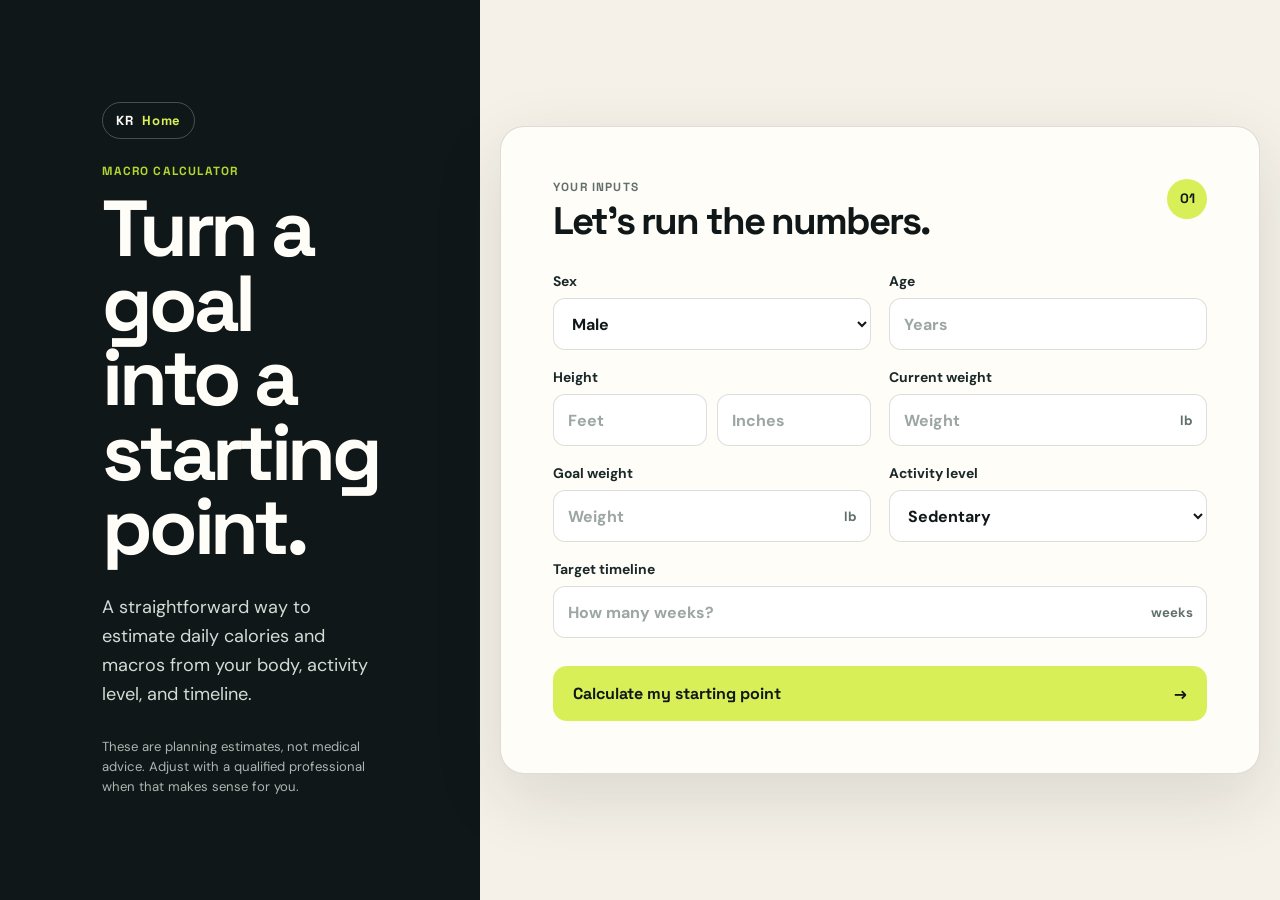
<file: index.html>
<!doctype html>
<html lang="en">
<head>
  <meta charset="utf-8">
  <meta name="viewport" content="width=device-width, initial-scale=1">
  <meta name="theme-color" content="#101718">
  <title>Macro Calculator | A practical starting point</title>
  <meta name="description" content="A simple macro calculator for turning a weight goal into practical daily targets.">
  <link rel="preconnect" href="https://fonts.googleapis.com">
  <link rel="preconnect" href="https://fonts.gstatic.com" crossorigin>
  <link href="https://fonts.googleapis.com/css2?family=DM+Sans:wght@400;500;600;700&family=Space+Grotesk:wght@500;600;700&display=swap" rel="stylesheet">
  <link rel="stylesheet" href="./static/style.css">
</head>
<body>
  <main class="page-shell">
    <section class="intro" aria-labelledby="page-title">
      <a class="home-link" href="https://keenroudy.com/">KR <span>Home</span></a>
      <p class="eyebrow">Macro Calculator</p>
      <h1 id="page-title">Turn a goal into a starting point.</h1>
      <p class="intro-copy">A straightforward way to estimate daily calories and macros from your body, activity level, and timeline.</p>
      <p class="note">These are planning estimates, not medical advice. Adjust with a qualified professional when that makes sense for you.</p>
    </section>
    <section class="calculator-card" aria-labelledby="form-title">
      <div class="card-heading"><div><p class="eyebrow">Your inputs</p><h2 id="form-title">Let’s run the numbers.</h2></div><span class="step">01</span></div>
      <form id="macroForm" novalidate>
        <div class="form-grid">
          <label class="field"><span>Sex</span><select id="gender" required><option value="male">Male</option><option value="female">Female</option></select></label>
          <label class="field"><span>Age</span><input type="number" id="age" min="13" max="120" inputmode="numeric" placeholder="Years" required></label>
          <label class="field"><span>Height</span><span class="split-inputs"><input type="number" id="heightFeet" min="3" max="8" inputmode="numeric" placeholder="Feet" required><input type="number" id="heightInches" min="0" max="11" inputmode="numeric" placeholder="Inches" required></span></label>
          <label class="field"><span>Current weight</span><span class="unit-input"><input type="number" id="weight" min="1" inputmode="decimal" placeholder="Weight" required><span>lb</span></span></label>
          <label class="field"><span>Goal weight</span><span class="unit-input"><input type="number" id="goalWeight" min="1" inputmode="decimal" placeholder="Weight" required><span>lb</span></span></label>
          <label class="field"><span>Activity level</span><select id="activityLevel" required><option value="1.2">Sedentary</option><option value="1.375">Lightly active</option><option value="1.55">Moderately active</option><option value="1.725">Very active</option><option value="1.9">Highly active</option></select></label>
          <label class="field field-wide"><span>Target timeline</span><span class="unit-input"><input type="number" id="targetWeeks" min="1" max="104" inputmode="numeric" placeholder="How many weeks?" required><span>weeks</span></span></label>
        </div>
        <button class="calculate-button" type="submit">Calculate my starting point <span aria-hidden="true">→</span></button>
        <p id="form-error" class="form-error" role="alert" hidden></p>
      </form>
      <section id="result" class="result" aria-live="polite" hidden>
        <div class="result-heading"><div><p class="eyebrow">Your daily target</p><h2>Here’s your starting point.</h2></div><span class="step">02</span></div>
        <div class="calorie-result"><span>Daily calories</span><strong id="result-calories">0</strong><small>calories</small></div>
        <div class="macro-grid"><article><span>Protein</span><strong id="result-protein">0g</strong></article><article><span>Carbs</span><strong id="result-carbs">0g</strong></article><article><span>Fats</span><strong id="result-fats">0g</strong></article></div>
        <details class="details"><summary>See the math behind it</summary><p><strong>BMR:</strong> <span id="result-bmr">0</span> calories before activity</p><p><strong>TDEE:</strong> <span id="result-tdee">0</span> calories with your activity level</p></details>
      </section>
    </section>
  </main>
  <script>
    const form = document.querySelector('#macroForm');
    const result = document.querySelector('#result');
    const error = document.querySelector('#form-error');
    const setText = (id, value) => document.querySelector(id).textContent = value;
    form.addEventListener('submit', (event) => {
      event.preventDefault();
      error.hidden = true;
      if (!form.checkValidity()) {
        error.textContent = 'Fill in each field so I can calculate your starting point.';
        error.hidden = false;
        form.reportValidity();
        return;
      }
      const gender = document.querySelector('#gender').value;
      const age = Number(document.querySelector('#age').value);
      const heightCm = (Number(document.querySelector('#heightFeet').value) * 30.48) + (Number(document.querySelector('#heightInches').value) * 2.54);
      const weightKg = Number(document.querySelector('#weight').value) / 2.205;
      const goalWeightKg = Number(document.querySelector('#goalWeight').value) / 2.205;
      const activity = Number(document.querySelector('#activityLevel').value);
      const weeks = Number(document.querySelector('#targetWeeks').value);
      const bmr = (10 * weightKg) + (6.25 * heightCm) - (5 * age) + (gender === 'male' ? 5 : -161);
      const tdee = bmr * activity;
      const calories = tdee - (((weightKg - goalWeightKg) * 3500 / weeks) / 7);
      const protein = 2 * weightKg;
      const fats = (calories * .25) / 9;
      const carbs = (calories - (protein * 4) - (fats * 9)) / 4;
      setText('#result-calories', Math.round(calories).toLocaleString());
      setText('#result-protein', `${Math.round(protein)}g`);
      setText('#result-carbs', `${Math.round(carbs)}g`);
      setText('#result-fats', `${Math.round(fats)}g`);
      setText('#result-bmr', Math.round(bmr).toLocaleString());
      setText('#result-tdee', Math.round(tdee).toLocaleString());
      result.hidden = false;
      result.scrollIntoView({ behavior: window.matchMedia('(prefers-reduced-motion: reduce)').matches ? 'auto' : 'smooth', block: 'nearest' });
    });
  </script>
</body>
</html>
</file>
<file: static/style.css>
:root { --ink:#101718; --ink-soft:#1b282a; --paper:#f5f1e8; --cream:#fffdf8; --lime:#d8ef58; --lime-deep:#b7d531; --muted:#62706d; --line:rgba(16,23,24,.14); --radius:24px; }
* { box-sizing:border-box; }
html { background:var(--paper); }
body { min-width:320px; margin:0; color:var(--ink); background:var(--paper); font-family:"DM Sans",sans-serif; }
button,input,select { font:inherit; }
.page-shell { display:grid; grid-template-columns:minmax(280px,.75fr) minmax(520px,1.25fr); min-height:100vh; }
.intro { display:flex; flex-direction:column; justify-content:center; padding:clamp(40px,8vw,112px); color:var(--cream); background:var(--ink); }
.home-link { align-self:flex-start; display:inline-flex; gap:9px; align-items:center; padding:9px 13px; border:1px solid rgba(255,255,255,.24); border-radius:999px; color:inherit; font-family:"Space Grotesk",sans-serif; font-size:.82rem; font-weight:700; letter-spacing:.04em; text-decoration:none; }
.home-link span { color:var(--lime); }
.eyebrow { margin:0 0 14px; color:var(--lime-deep); font-family:"Space Grotesk",sans-serif; font-size:.74rem; font-weight:700; letter-spacing:.1em; text-transform:uppercase; }
.intro .eyebrow { margin-top:auto; }
h1,h2 { font-family:"Space Grotesk",sans-serif; letter-spacing:-.055em; }
h1 { max-width:580px; margin:0; font-size:clamp(3.2rem,6.2vw,6rem); line-height:.94; }
h2 { margin:0; font-size:clamp(1.7rem,3vw,2.4rem); line-height:1; }
.intro-copy { max-width:500px; margin:28px 0 0; color:#d2dbd5; font-size:1.13rem; line-height:1.6; }
.note { max-width:470px; margin:28px 0 0; color:#aab7b1; font-size:.82rem; line-height:1.55; }
.calculator-card { align-self:center; width:min(100%,760px); margin:clamp(22px,5vw,76px) auto; padding:clamp(26px,5vw,52px); border:1px solid var(--line); border-radius:var(--radius); background:var(--cream); box-shadow:0 24px 70px rgba(21,35,30,.12); }
.card-heading,.result-heading { display:flex; align-items:flex-start; justify-content:space-between; gap:20px; margin-bottom:32px; }
.card-heading .eyebrow,.result-heading .eyebrow { margin-bottom:8px; color:var(--muted); }
.step { display:grid; place-items:center; flex:0 0 40px; width:40px; height:40px; border-radius:50%; color:var(--ink); background:var(--lime); font-family:"Space Grotesk",sans-serif; font-size:.85rem; font-weight:700; }
.form-grid { display:grid; grid-template-columns:repeat(2,minmax(0,1fr)); gap:18px; }
.field { display:grid; gap:8px; color:var(--ink-soft); font-size:.87rem; font-weight:700; }
.field-wide { grid-column:span 2; }
input,select { width:100%; min-height:52px; padding:0 14px; border:1px solid var(--line); border-radius:12px; outline:0; color:var(--ink); background:#fff; font-size:1rem; transition:border-color .2s ease,box-shadow .2s ease; }
input::placeholder { color:#9ca6a2; }
input:focus,select:focus { border-color:var(--ink); box-shadow:0 0 0 3px rgba(216,239,88,.62); }
.split-inputs { display:grid; grid-template-columns:1fr 1fr; gap:10px; }
.unit-input { position:relative; display:block; }
.unit-input input { padding-right:72px; }
.unit-input > span { position:absolute; top:50%; right:14px; color:var(--muted); font-size:.82rem; font-weight:700; pointer-events:none; transform:translateY(-50%); }
.calculate-button { display:flex; align-items:center; justify-content:space-between; width:100%; margin-top:28px; padding:17px 20px; border:0; border-radius:14px; cursor:pointer; color:var(--ink); background:var(--lime); font-family:"Space Grotesk",sans-serif; font-size:1rem; font-weight:700; transition:background .2s ease,transform .2s ease; }
.calculate-button:hover { background:#e5f77b; transform:translateY(-1px); }
.calculate-button:focus-visible,.home-link:focus-visible { outline:3px solid var(--lime); outline-offset:3px; }
.form-error { margin:14px 0 0; color:#a72d22; font-size:.9rem; font-weight:600; }
.result { margin-top:42px; padding-top:36px; border-top:1px solid var(--line); }
.calorie-result { display:grid; grid-template-columns:auto 1fr auto; align-items:baseline; gap:12px; padding:24px; border-radius:18px; color:var(--cream); background:var(--ink); }
.calorie-result span,.calorie-result small { color:#c4d0c9; font-size:.85rem; font-weight:700; }
.calorie-result strong { text-align:right; color:var(--lime); font-family:"Space Grotesk",sans-serif; font-size:clamp(2.1rem,5vw,3.3rem); line-height:.9; letter-spacing:-.06em; }
.macro-grid { display:grid; grid-template-columns:repeat(3,1fr); gap:12px; margin-top:12px; }
.macro-grid article { padding:18px; border:1px solid var(--line); border-radius:15px; background:#fff; }
.macro-grid span { display:block; color:var(--muted); font-size:.78rem; font-weight:700; }
.macro-grid strong { display:block; margin-top:7px; font-family:"Space Grotesk",sans-serif; font-size:1.5rem; letter-spacing:-.04em; }
.details { margin-top:18px; color:var(--muted); font-size:.9rem; }
.details summary { cursor:pointer; color:var(--ink); font-weight:700; }
.details p { margin:10px 0 0; }
@media (max-width:900px) { .page-shell { grid-template-columns:1fr; } .intro { min-height:480px; } .intro .eyebrow { margin-top:100px; } .calculator-card { margin:0 auto 48px; } }
@media (max-width:560px) { .intro { min-height:410px; padding:32px 24px; } h1 { font-size:3.35rem; } .intro-copy { font-size:1rem; } .calculator-card { margin:0 14px 32px; padding:25px 20px; } .form-grid { grid-template-columns:1fr; } .field-wide { grid-column:auto; } .macro-grid { grid-template-columns:1fr; } .calorie-result { grid-template-columns:1fr auto; } .calorie-result span { grid-column:span 2; } .calorie-result strong { text-align:left; } }
@media (prefers-reduced-motion:reduce) { *,*::before,*::after { scroll-behavior:auto!important; transition-duration:.01ms!important; } }
</file>
